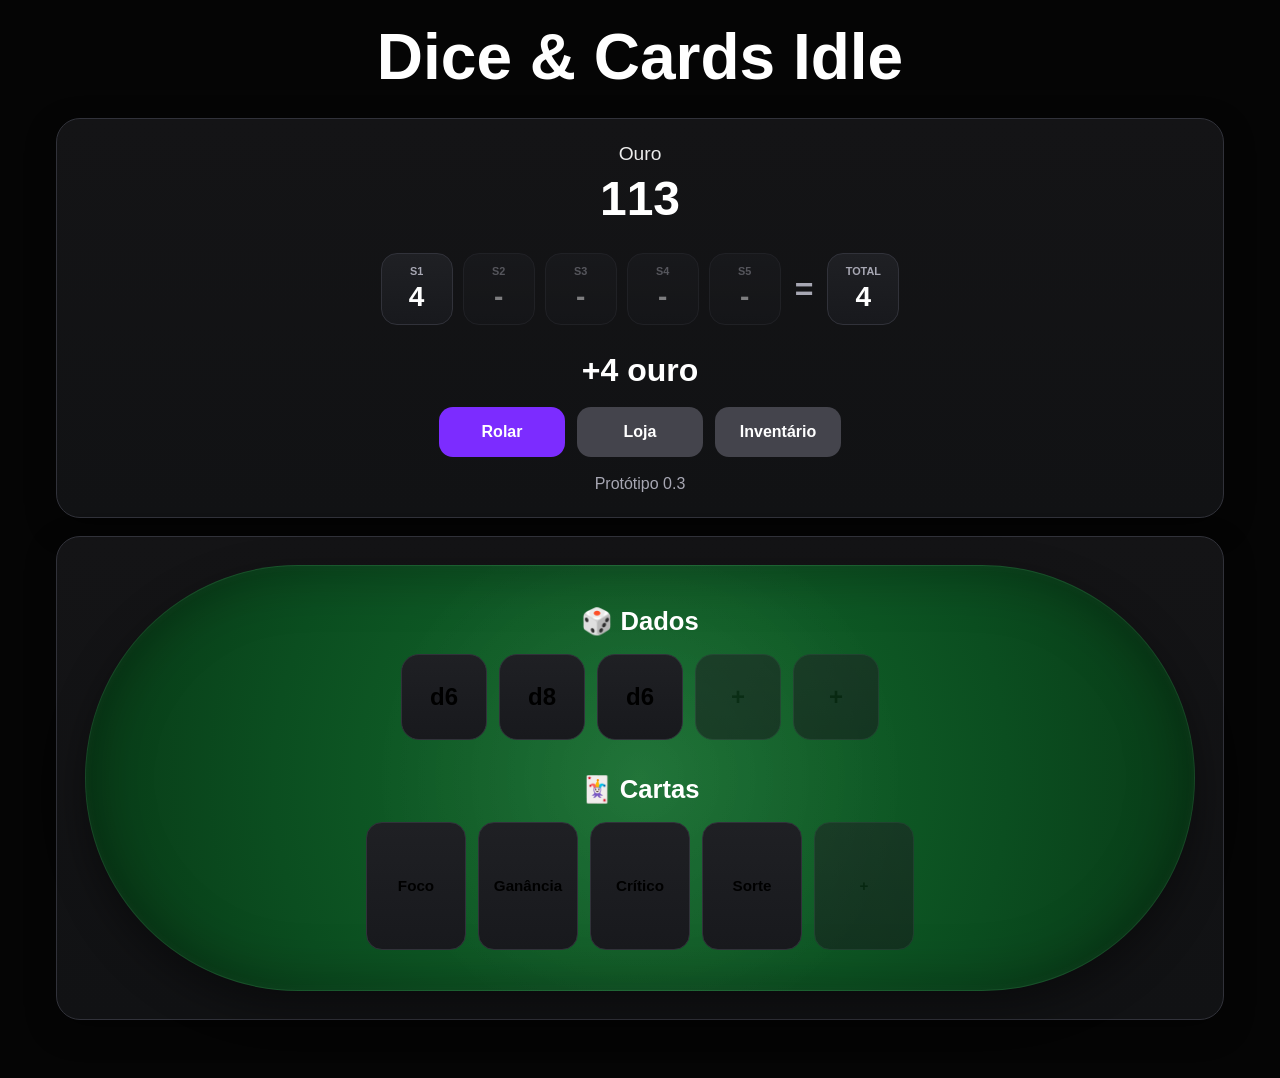
<file: index.html>
<!DOCTYPE html>
<html lang="pt-BR">
<head>
  <meta charset="UTF-8" />
  <meta name="viewport" content="width=device-width, initial-scale=1.0" />
  <title>Dice & Cards Idle</title>
  <link rel="stylesheet" href="./style.css" />
</head>
<body>
  <main class="container">
    <h1 class="title">Dice & Cards Idle</h1>

    <section class="panel top-panel">
      <div class="gold-box">
        <span class="label">Ouro</span>
        <strong id="goldValue">0</strong>
      </div>

      <div class="roll-summary-area">
        <div id="rollSlotsPreview" class="roll-slots-preview"></div>
      </div>

      <div id="rollGain" class="roll-gain">+0 ouro</div>

      <div class="actions">
        <button id="rollButton" class="btn btn-primary">Rolar</button>
        <a href="./shop.html" class="btn btn-secondary">Loja</a>
        <a href="./inventory.html" class="btn btn-secondary">Inventário</a>
      </div>

      <div class="version">Protótipo 0.3</div>
    </section>

    <section class="panel table-panel">
      <div class="table-area">
        <div class="loadout-section">
          <h2 class="loadout-title">🎲 Dados</h2>
          <div id="diceSlots" class="slot-row"></div>
        </div>

        <div class="felt-divider"></div>

        <div class="loadout-section">
          <h2 class="loadout-title">🃏 Cartas</h2>
          <div id="cardSlots" class="slot-row card-row"></div>
        </div>
      </div>
    </section>
  </main>

  <div id="equipModal" class="modal hidden">
    <div class="modal-backdrop" data-close-modal="true"></div>

    <div class="modal-content">
      <div class="modal-header">
        <h3 id="modalTitle">Equipar</h3>
        <button id="closeModalButton" class="modal-close" aria-label="Fechar">×</button>
      </div>

      <div id="modalList" class="modal-list"></div>
    </div>
  </div>

  <script type="module" src="./js/app.js"></script>
</body>
</html>
</file>
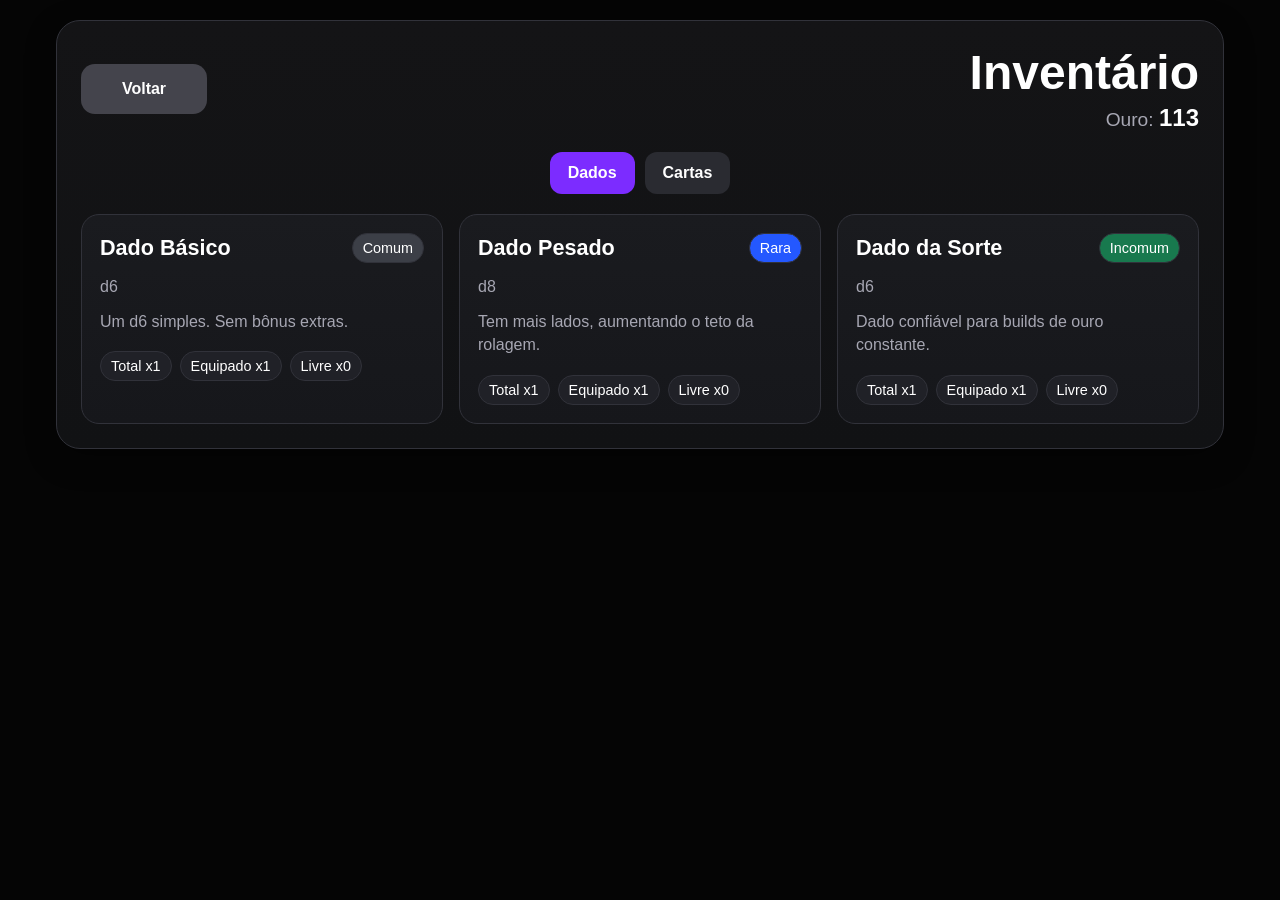
<file: inventory.html>
<!DOCTYPE html>
<html lang="pt-BR">
<head>
  <meta charset="UTF-8" />
  <meta name="viewport" content="width=device-width, initial-scale=1.0" />
  <title>Inventário - Dice & Cards Idle</title>
  <link rel="stylesheet" href="./style.css" />
</head>
<body>
  <main class="container">
    <section class="panel">
      <div class="shop-header">
        <a href="./index.html" class="btn btn-secondary">Voltar</a>

        <div class="shop-title-wrap">
          <h1 class="shop-title">Inventário</h1>
          <div class="shop-gold">Ouro: <strong id="inventoryGoldValue">0</strong></div>
        </div>
      </div>

      <div class="shop-tabs">
        <button class="shop-tab active" data-tab="dados">Dados</button>
        <button class="shop-tab" data-tab="cartas">Cartas</button>
      </div>

      <section id="inventory-tab-dados" class="shop-tab-panel active">
        <div id="inventoryDiceList" class="inventory-grid"></div>
      </section>

      <section id="inventory-tab-cartas" class="shop-tab-panel">
        <div id="inventoryCardList" class="inventory-grid"></div>
      </section>
    </section>
  </main>

  <script type="module" src="./js/inventory.js"></script>
</body>
</html>
</file>
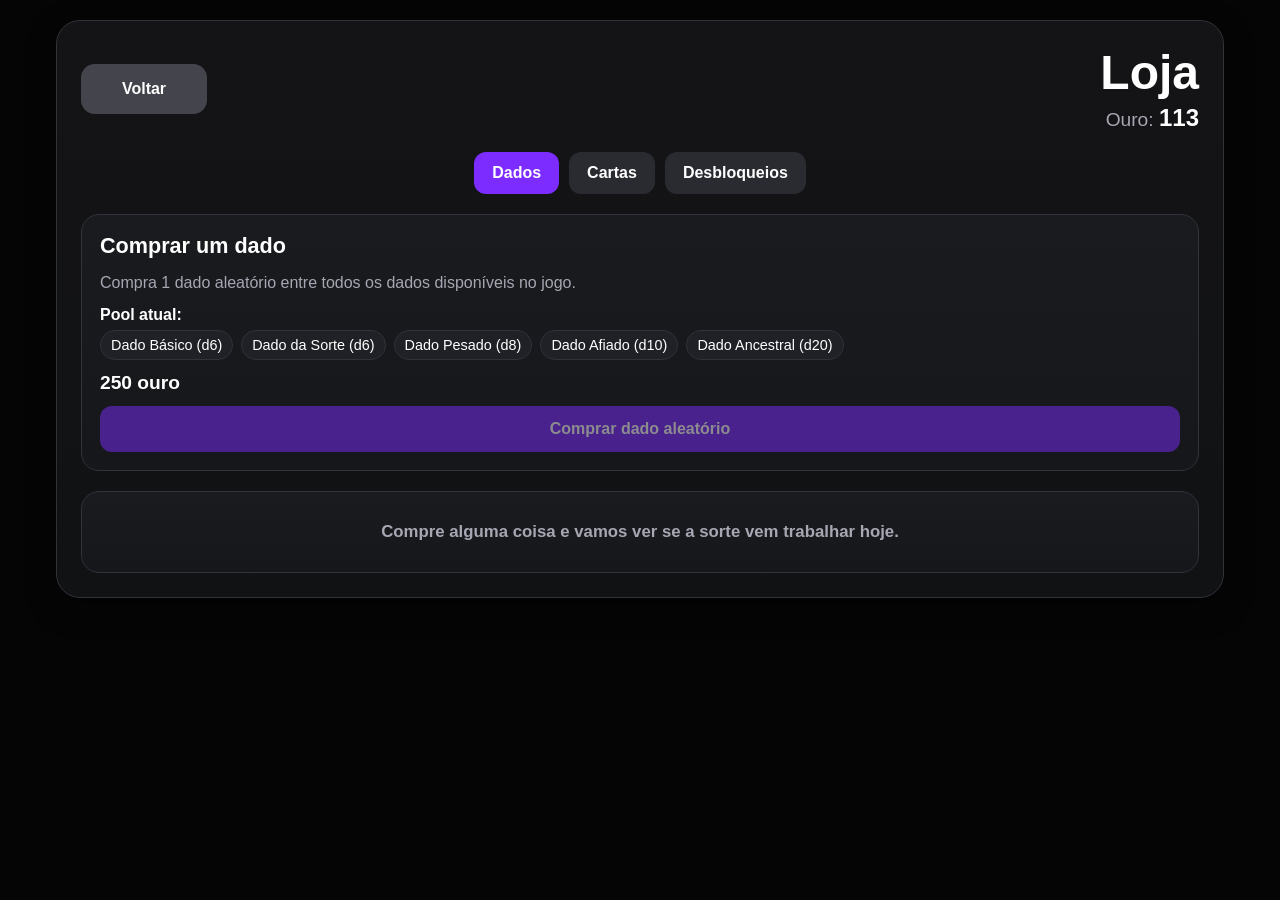
<file: shop.html>
<!DOCTYPE html>
<html lang="pt-BR">
<head>
  <meta charset="UTF-8" />
  <meta name="viewport" content="width=device-width, initial-scale=1.0" />
  <title>Loja - Dice & Cards Idle</title>
  <link rel="stylesheet" href="./style.css" />
</head>
<body>
  <main class="container">
    <section class="panel">
      <div class="shop-header">
        <a href="./index.html" class="btn btn-secondary">Voltar</a>

        <div class="shop-title-wrap">
          <h1 class="shop-title">Loja</h1>
          <div class="shop-gold">Ouro: <strong id="shopGoldValue">0</strong></div>
        </div>
      </div>

      <div class="shop-tabs">
        <button class="shop-tab active" data-tab="dados">Dados</button>
        <button class="shop-tab" data-tab="cartas">Cartas</button>
        <button class="shop-tab" data-tab="desbloqueios">Desbloqueios</button>
      </div>

      <section id="tab-dados" class="shop-tab-panel active">
        <div class="shop-grid">
          <article class="shop-card">
            <h3>Comprar um dado</h3>
            <p>Compra 1 dado aleatório entre todos os dados disponíveis no jogo.</p>

            <div>
              <strong>Pool atual:</strong>
              <div id="dicePoolList" class="pool-list"></div>
            </div>

            <div class="shop-price">250 ouro</div>
            <button id="buyRandomDieButton" class="shop-action">Comprar dado aleatório</button>
          </article>
        </div>
      </section>

      <section id="tab-cartas" class="shop-tab-panel">
        <div class="shop-grid">
          <article class="shop-card">
            <h3>Comprar uma carta</h3>
            <p>Compra 1 carta aleatória entre todas as cartas disponíveis no jogo.</p>

            <div>
              <strong>Pool atual:</strong>
              <div id="cardPoolList" class="pool-list"></div>
            </div>

            <div class="shop-price">180 ouro</div>
            <button id="buyRandomCardButton" class="shop-action">Comprar carta aleatória</button>
          </article>
        </div>
      </section>

      <section id="tab-desbloqueios" class="shop-tab-panel">
        <div class="shop-grid">
          <article class="shop-card">
            <h3>Desbloqueios</h3>
            <p>Essa aba fica reservada para Auto Roll, Offline Gain, melhorias de raridade, mais slots e outras safadezas viciantes.</p>
            <div class="shop-price">Em breve</div>
            <button class="shop-action" disabled>Indisponível</button>
          </article>
        </div>
      </section>

      <div id="shopResult" class="shop-result muted">
        Compre alguma coisa e vamos ver se a sorte vem trabalhar hoje.
      </div>
    </section>
  </main>

  <script type="module" src="./js/shop.js"></script>
</body>
</html>
</file>
<file: style.css>
:root {
  --bg: #050505;
  --panel: #141416;
  --panel-2: #1a1b1f;
  --border: #31323a;
  --text: #ffffff;
  --muted: #a7a7b3;
  --purple: #7c2cff;
  --purple-hover: #8d46ff;
  --button-dark: #44444c;
  --green-felt-1: #146c2d;
  --green-felt-2: #0b4e20;
  --green-felt-3: #083916;
  --shadow: 0 10px 30px rgba(0, 0, 0, 0.35);
}

* {
  box-sizing: border-box;
}

html,
body {
  margin: 0;
  padding: 0;
  background: var(--bg);
  color: var(--text);
  font-family: Arial, Helvetica, sans-serif;
}

body {
  min-height: 100vh;
}

button,
a {
  font: inherit;
}

.container {
  width: min(100%, 1200px);
  margin: 0 auto;
  padding: 20px 16px 40px;
}

.title {
  text-align: center;
  font-size: clamp(2.6rem, 5vw, 4rem);
  margin: 0 0 24px;
  font-weight: 900;
}

.panel {
  background: linear-gradient(180deg, var(--panel), #111214);
  border: 1px solid var(--border);
  border-radius: 24px;
  padding: 24px;
  box-shadow: var(--shadow);
  margin-bottom: 18px;
}

.top-panel {
  display: flex;
  flex-direction: column;
  align-items: center;
  gap: 18px;
}

.gold-box {
  display: flex;
  flex-direction: column;
  align-items: center;
  gap: 6px;
}

.label {
  font-size: 1.2rem;
  color: var(--text);
  opacity: 0.92;
}

#goldValue {
  font-size: 3rem;
  font-weight: 900;
}

.roll-summary-area {
  width: 100%;
  display: flex;
  justify-content: center;
}

.roll-slots-preview {
  display: flex;
  flex-wrap: wrap;
  align-items: center;
  justify-content: center;
  gap: 10px;
  min-height: 90px;
}

.roll-slot-box,
.roll-total-box {
  width: 72px;
  height: 72px;
  border-radius: 16px;
  border: 1px solid var(--border);
  background: linear-gradient(180deg, #1f2024, #18191d);
  display: flex;
  flex-direction: column;
  align-items: center;
  justify-content: center;
}

.roll-slot-box.empty {
  opacity: 0.45;
}

.roll-slot-label {
  font-size: 0.68rem;
  color: var(--muted);
  font-weight: 700;
  margin-bottom: 4px;
}

.roll-slot-value,
.roll-total-value {
  font-size: 1.75rem;
  font-weight: 900;
}

.roll-equals {
  font-size: 2rem;
  font-weight: 900;
  color: var(--muted);
  padding: 0 4px;
}

.roll-gain {
  font-size: 2rem;
  font-weight: 900;
  color: var(--text);
}

.actions {
  display: flex;
  gap: 12px;
  flex-wrap: wrap;
  justify-content: center;
}

.btn {
  border: none;
  text-decoration: none;
  min-width: 126px;
  height: 50px;
  border-radius: 14px;
  padding: 0 20px;
  display: inline-flex;
  align-items: center;
  justify-content: center;
  color: #fff;
  font-weight: 800;
  cursor: pointer;
  transition: transform 0.15s ease, opacity 0.15s ease, background 0.15s ease;
}

.btn:hover {
  transform: translateY(-1px);
}

.btn-primary {
  background: var(--purple);
}

.btn-primary:hover {
  background: var(--purple-hover);
}

.btn-secondary {
  background: var(--button-dark);
}

.version {
  color: var(--muted);
  font-size: 1rem;
}

.table-panel {
  padding: 28px;
}

.table-area {
  background:
    radial-gradient(circle at center, rgba(255,255,255,0.06) 0%, transparent 45%),
    radial-gradient(circle at center, var(--green-felt-1) 0%, var(--green-felt-2) 62%, var(--green-felt-3) 100%);
  border-radius: 999px;
  padding: 40px 30px;
  box-shadow:
    inset 0 0 60px rgba(0, 0, 0, 0.35),
    inset 0 0 12px rgba(255,255,255,0.04),
    0 16px 40px rgba(0,0,0,0.4);
  border: 1px solid rgba(255,255,255,0.06);
}

.loadout-section {
  display: flex;
  flex-direction: column;
  align-items: center;
  gap: 18px;
}

.loadout-title {
  margin: 0;
  font-size: 1.6rem;
  font-weight: 900;
  text-align: center;
}

.felt-divider {
  height: 34px;
}

.slot-row {
  display: flex;
  justify-content: center;
  gap: 12px;
  flex-wrap: wrap;
}

.slot-chip {
  width: 86px;
  height: 86px;
  background: linear-gradient(180deg, #1f2024, #18191d);
  border: 1px solid var(--border);
  border-radius: 18px;
  display: flex;
  align-items: center;
  justify-content: center;
  font-weight: 900;
  font-size: 1.5rem;
  cursor: pointer;
  position: relative;
  text-align: center;
  padding: 8px;
  line-height: 1.1;
}

.slot-chip.card {
  font-size: 0.95rem;
  width: 100px;
  height: 128px;
  border-radius: 16px;
}

.slot-chip.empty {
  opacity: 0.55;
}

.slot-chip:hover {
  transform: translateY(-2px);
}

.shop-header {
  display: flex;
  justify-content: space-between;
  align-items: center;
  gap: 12px;
  margin-bottom: 20px;
  flex-wrap: wrap;
}

.shop-title-wrap {
  display: flex;
  flex-direction: column;
  gap: 4px;
  text-align: right;
}

.shop-title {
  margin: 0;
  font-size: clamp(2rem, 4vw, 3rem);
  font-weight: 900;
}

.shop-gold {
  font-size: 1.2rem;
  color: var(--muted);
}

.shop-gold strong {
  color: #fff;
  font-size: 1.5rem;
}

.shop-tabs {
  display: flex;
  gap: 10px;
  flex-wrap: wrap;
  justify-content: center;
  margin-bottom: 20px;
}

.shop-tab {
  border: none;
  border-radius: 12px;
  padding: 12px 18px;
  background: #2a2b31;
  color: #fff;
  font-weight: 800;
  cursor: pointer;
}

.shop-tab.active {
  background: var(--purple);
}

.shop-tab-panel {
  display: none;
}

.shop-tab-panel.active {
  display: block;
}

.shop-grid,
.inventory-grid {
  display: grid;
  grid-template-columns: repeat(auto-fit, minmax(280px, 1fr));
  gap: 16px;
}

.shop-card,
.inventory-card,
.modal-card {
  background: linear-gradient(180deg, var(--panel-2), #16171b);
  border: 1px solid var(--border);
  border-radius: 18px;
  padding: 18px;
  display: flex;
  flex-direction: column;
  gap: 12px;
}

.shop-card h3,
.inventory-card h3 {
  margin: 0;
  font-size: 1.35rem;
}

.shop-card p,
.inventory-card p {
  margin: 0;
  color: var(--muted);
  line-height: 1.45;
}

.shop-price {
  margin-top: auto;
  font-size: 1.2rem;
  font-weight: 900;
  color: #fff;
}

.shop-action,
.inventory-action,
.modal-card button {
  width: 100%;
  height: 46px;
  border: none;
  border-radius: 12px;
  background: var(--purple);
  color: #fff;
  font-weight: 800;
  cursor: pointer;
}

.shop-action:disabled,
.inventory-action:disabled {
  opacity: 0.5;
  cursor: not-allowed;
}

.pool-list {
  display: flex;
  flex-wrap: wrap;
  gap: 8px;
  margin-top: 6px;
}

.pool-badge,
.stack-badge,
.rarity-badge {
  border: 1px solid var(--border);
  background: #202127;
  border-radius: 999px;
  padding: 6px 10px;
  font-size: 0.9rem;
  color: #fff;
  display: inline-flex;
  align-items: center;
  gap: 6px;
}

.inventory-topline,
.modal-topline {
  display: flex;
  justify-content: space-between;
  align-items: center;
  gap: 12px;
  flex-wrap: wrap;
}

.shop-result {
  margin-top: 20px;
  background: linear-gradient(180deg, var(--panel-2), #16171b);
  border: 1px solid var(--border);
  border-radius: 18px;
  padding: 16px;
  min-height: 82px;
  display: flex;
  align-items: center;
  justify-content: center;
  text-align: center;
  font-weight: 800;
  font-size: 1.05rem;
}

.shop-result.muted {
  color: var(--muted);
  font-weight: 600;
}

.modal.hidden {
  display: none;
}

.modal {
  position: fixed;
  inset: 0;
  z-index: 1000;
}

.modal-backdrop {
  position: absolute;
  inset: 0;
  background: rgba(0, 0, 0, 0.72);
}

.modal-content {
  position: relative;
  z-index: 2;
  width: min(92vw, 720px);
  max-height: 82vh;
  overflow: auto;
  margin: 6vh auto 0;
  background: #131419;
  border: 1px solid var(--border);
  border-radius: 22px;
  box-shadow: var(--shadow);
  padding: 18px;
}

.modal-header {
  display: flex;
  justify-content: space-between;
  align-items: center;
  gap: 10px;
  margin-bottom: 16px;
}

.modal-header h3 {
  margin: 0;
  font-size: 1.4rem;
}

.modal-close {
  width: 42px;
  height: 42px;
  border: none;
  border-radius: 12px;
  background: #2d2f38;
  color: #fff;
  font-size: 1.5rem;
  cursor: pointer;
}

.modal-list {
  display: grid;
  grid-template-columns: repeat(auto-fit, minmax(220px, 1fr));
  gap: 12px;
}

.empty-state {
  color: var(--muted);
  text-align: center;
  padding: 20px 10px;
}

.rarity-common {
  background: #3c3f47;
}

.rarity-uncommon {
  background: #18794e;
}

.rarity-rare {
  background: #2458ff;
}

.rarity-epic {
  background: #7b2fff;
}

.rarity-legendary {
  background: #c97a00;
}

@media (max-width: 700px) {
  .table-area {
    border-radius: 36px;
    padding: 28px 16px;
  }

  .slot-chip {
    width: 70px;
    height: 70px;
    font-size: 1.2rem;
  }

  .slot-chip.card {
    width: 82px;
    height: 108px;
    font-size: 0.82rem;
  }

  .roll-slot-box,
  .roll-total-box {
    width: 62px;
    height: 62px;
  }

  .roll-slot-value,
  .roll-total-value {
    font-size: 1.4rem;
  }
}
</file>
